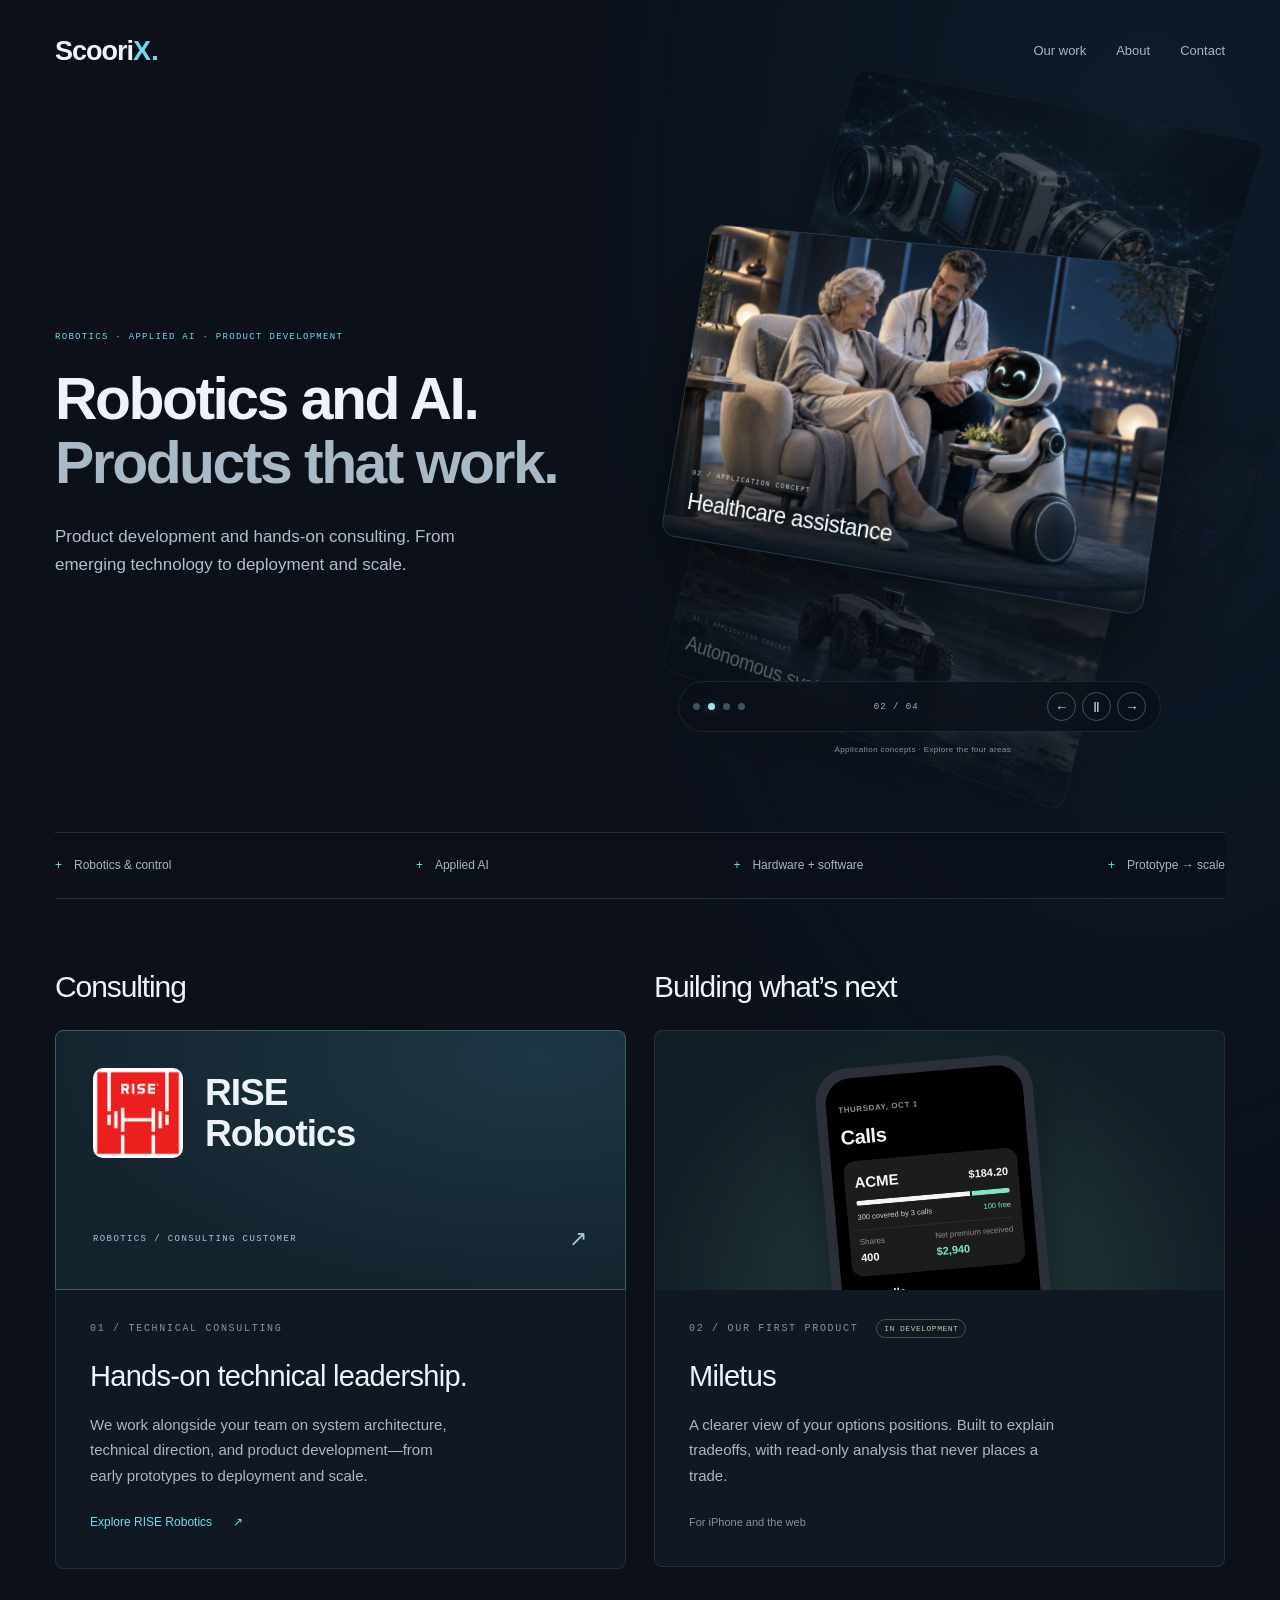
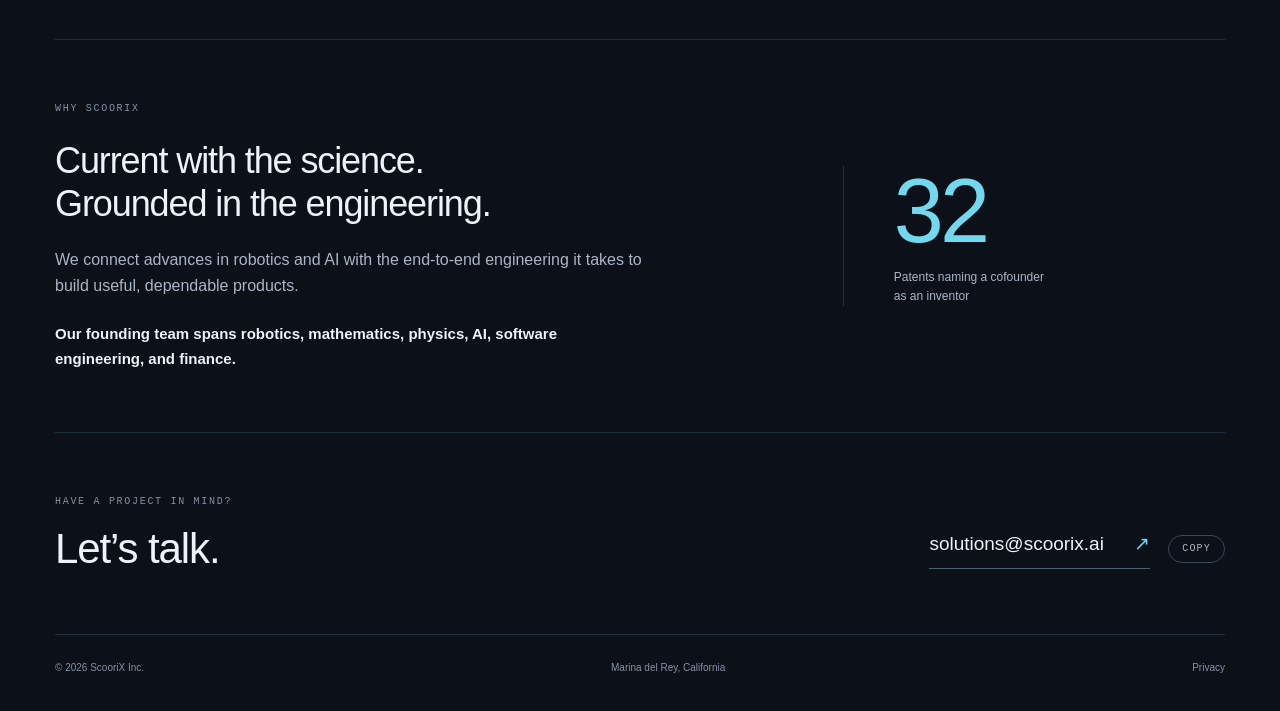
<file: index.html>
<!doctype html><html lang="en"><head><meta charset="utf-8"><meta name="viewport" content="width=device-width,initial-scale=1"><title>ScooriX — From emerging technology to working products</title><meta name="description" content="ScooriX develops robotics and applied AI products and provides hands-on technical consulting, from advanced development to deployment and scale."><meta name="theme-color" content="#0b1019"><link rel="stylesheet" href="style.css?v=floating4"></head><body><a class="skip" href="#main">Skip to content</a><div class="wrap"><header><a class="wordmark" href="index.html">Scoori<span>X</span><i></i></a><nav aria-label="Main navigation"><a href="#work">Our work</a><a href="#about">About</a><a href="#contact">Contact</a></nav></header><main id="main">
<section class="hero"><div class="hero-copy"><p class="eyebrow">Robotics · Applied AI · Product development</p><h1>Robotics and AI.<br><span>Products that work.</span></h1><p class="lead">Product development and hands-on consulting. From emerging technology to deployment and scale.</p></div>
<div class="gallery floating-gallery" role="region" aria-roledescription="carousel" aria-label="Illustrated applications of robotics and applied AI"><div class="scene-stage"><article class="scene active" data-index="0" aria-hidden="false"><img src="images/robotics.jpg" alt="Drones and a ground robot working as a connected system." fetchpriority="high"><div class="scene-caption"><span>01 / APPLICATION CONCEPT</span><h2>Autonomous systems</h2></div></article><article class="scene next" data-index="1" aria-hidden="true"><img src="images/assistance.jpg" alt="Concept illustration of an older adult, a clinician, and a personal service robot." loading="lazy"><div class="scene-caption"><span>02 / APPLICATION CONCEPT</span><h2>Healthcare assistance</h2></div></article><article class="scene back" data-index="2" aria-hidden="true"><img src="images/intelligence.jpg" alt="Sensors and motors connected through an abstract neural network." loading="lazy"><div class="scene-caption"><span>03 / PERCEPTION · REASONING · ACTION · LEARNING</span><h2>Physical AI</h2></div></article><article class="scene previous" data-index="3" aria-hidden="true"><img src="images/decisions.jpg" alt="Tablet showing portfolio positions, scenario comparisons, and an options payoff diagram." loading="lazy"><div class="scene-caption"><span>04 / APPLICATION CONCEPT</span><h2>Decision tools</h2></div></article></div><div class="gallery-controls"><div class="scene-dots"><button class="scene-dot selected" aria-label="Show Autonomous systems" aria-pressed="true" data-go="0"></button><button class="scene-dot " aria-label="Show Healthcare assistance" aria-pressed="false" data-go="1"></button><button class="scene-dot " aria-label="Show Physical AI" aria-pressed="false" data-go="2"></button><button class="scene-dot " aria-label="Show Decision tools" aria-pressed="false" data-go="3"></button></div><span id="scene-count" aria-live="off">01 / 04</span><div class="arrows"><button id="scene-prev" aria-label="Previous scene">←</button><button id="scene-pause" aria-label="Pause automatic rotation">Ⅱ</button><button id="scene-next" aria-label="Next scene">→</button></div></div><p class="concept-note">Application concepts · Explore the four areas</p></div></section>
<div class="capabilities" aria-label="Core capabilities"><span>Robotics & control</span><span>Applied AI</span><span>Hardware + software</span><span>Prototype → scale</span></div>
<section id="work" class="work"><div class="work-grid">
<article class="consulting"><h2 class="work-card-title">Consulting</h2><a class="rise-feature" href="https://riserobotics.com" target="_blank" rel="noopener" aria-label="Visit RISE Robotics, a ScooriX consulting customer"><div class="rise-brand"><img src="images/rise-robotics.png" alt="RISE Robotics logo"><span>RISE<br>Robotics</span></div><span class="rise-field">ROBOTICS / CONSULTING CUSTOMER <b aria-hidden="true">↗</b></span></a><div class="work-copy"><p class="eyebrow">01 / Technical consulting</p><h3>Hands-on technical leadership.</h3><p>We work alongside your team on system architecture, technical direction, and product development—from early prototypes to deployment and scale.</p><a class="rise-link" href="https://riserobotics.com" target="_blank" rel="noopener">Explore RISE Robotics <span aria-hidden="true">↗</span></a></div></article>
<article class="product"><h2 class="work-card-title">Building what’s next</h2><div class="product-art"><div class="phone" role="img" aria-label="The Miletus app on an iPhone, with sample data: the Calls screen, a holding of 400 ACME shares (300 covered by calls, 100 free), and two calls, one to hold and one Miletus suggests rolling.">
                <div class="phone-screen" aria-hidden="true">
                  <span class="phone-eyebrow">THURSDAY, OCT 1</span>
                  <span class="phone-title">Calls</span>
                  <div class="phone-card">
                    <div class="top"><span class="sym">ACME</span><span class="px">$184.20</span></div>
                    <div class="phone-bar"><span class="cov"></span><span class="free"></span></div>
                    <div class="split"><span>300 covered by 3 calls</span><span class="mint">100 free</span></div>
                    <div class="foot"><span>Shares<b>400</b></span><span>Net premium received<b class="mint">$2,940</b></span></div>
                  </div>
                  <span class="phone-section">Your calls</span>
                  <div class="phone-row"><span class="dot" style="background:#7ce8c4"></span><span class="name">ACME $190 · Dec ’26</span><span class="act">Hold</span><span class="chev">›</span></div>
                  <div class="phone-row"><span class="dot" style="background:#ff9f0a"></span><span class="name">ACME $175 · Nov ’26</span><span class="act attn">Roll</span><span class="chev">›</span></div>
                  <span class="phone-caption">Sample data, for illustration</span>
                </div>
              </div></div><div class="work-copy"><p class="eyebrow">02 / Our first product <span class="status">In development</span></p><h3>Miletus</h3><p>A clearer view of your options positions. Built to explain tradeoffs, with read-only analysis that never places a trade.</p><span class="platforms">For iPhone and the web</span></div></article></div></section>
<section id="about" class="about"><div><p class="eyebrow">Why ScooriX</p><h2>Current with the science.<br>Grounded in the engineering.</h2><p>We connect advances in robotics and AI with the end-to-end engineering it takes to build useful, dependable products.</p><p class="team">Our founding team spans robotics, mathematics, physics, AI, software engineering, and finance.</p></div><aside><strong>32</strong><p>Patents naming a cofounder<br>as an inventor</p></aside></section>
<section class="contact" id="contact"><p class="eyebrow">Have a project in mind?</p><h2>Let’s talk.</h2><div class="contact-mail"><a href="mailto:solutions@scoorix.ai">solutions@scoorix.ai <span aria-hidden="true">↗</span></a><button type="button" class="copy-email" data-email="solutions@scoorix.ai">Copy</button><span class="visually-hidden" role="status" aria-live="polite"></span></div></section></main><footer><span>© 2026 ScooriX Inc.</span><span>Marina del Rey, California</span><a href="privacy.html">Privacy</a></footer></div><script src="gallery.js?v=4"></script><script src="copy.js?v=1"></script></body></html>
</file>
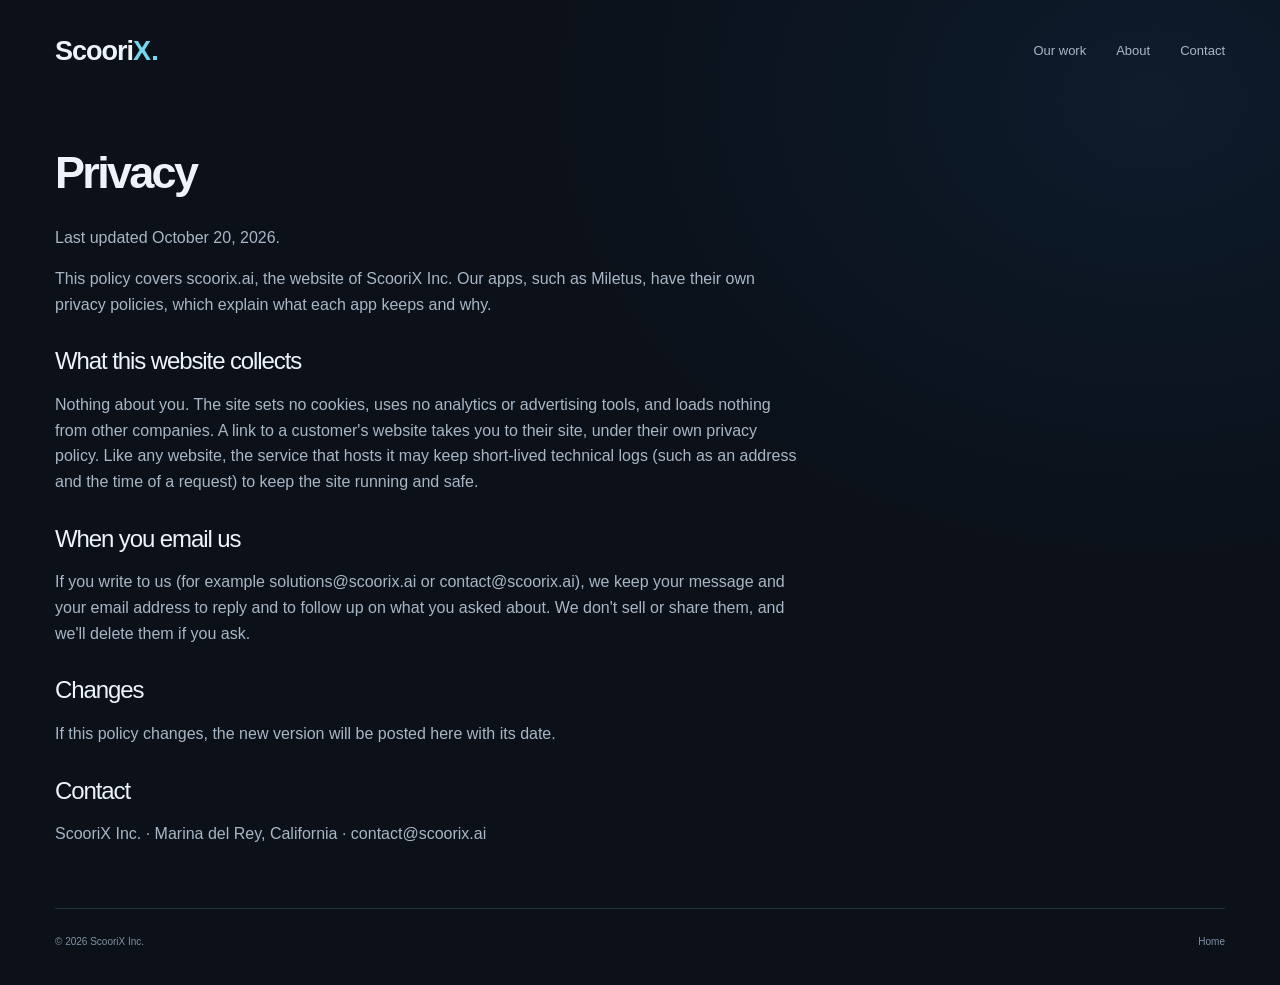
<file: privacy.html>
<!doctype html>
<html lang="en">
<head>
  <meta charset="utf-8">
  <meta name="viewport" content="width=device-width, initial-scale=1">
  <title>Privacy · ScooriX Inc.</title>
  <meta name="description" content="How ScooriX Inc. handles information on this website.">
  <meta name="theme-color" content="#0a1020">
  <link rel="stylesheet" href="style.css?v=floating4">
</head>
<body>
  <div class="wrap">
  <header>
    <a class="wordmark" href="index.html">Scoori<span>X</span><i></i></a>
    <nav aria-label="Main navigation">
      <a href="index.html#work">Our work</a>
      <a href="index.html#about">About</a>
      <a href="index.html#contact">Contact</a>
    </nav>
  </header>

  <main class="policy">
    <h1>Privacy</h1>
    <p>Last updated October 20, 2026.</p>

    <p>This policy covers scoorix.ai, the website of ScooriX Inc. Our apps, such as Miletus, have their own privacy policies, which explain what each app keeps and why.</p>

    <h2>What this website collects</h2>
    <p>Nothing about you. The site sets no cookies, uses no analytics or advertising tools, and loads nothing from other companies. A link to a customer's website takes you to their site, under their own privacy policy. Like any website, the service that hosts it may keep short-lived technical logs (such as an address and the time of a request) to keep the site running and safe.</p>

    <h2>When you email us</h2>
    <p>If you write to us (for example <a href="mailto:solutions@scoorix.ai">solutions@scoorix.ai</a> or <a href="mailto:contact@scoorix.ai">contact@scoorix.ai</a>), we keep your message and your email address to reply and to follow up on what you asked about. We don't sell or share them, and we'll delete them if you ask.</p>

    <h2>Changes</h2>
    <p>If this policy changes, the new version will be posted here with its date.</p>

    <h2>Contact</h2>
    <p>ScooriX Inc. · Marina del Rey, California · <a href="mailto:contact@scoorix.ai">contact@scoorix.ai</a></p>
  </main>

  <footer>
    <span>© 2026 ScooriX Inc.</span>
    <a href="index.html">Home</a>
  </footer>
  </div>
</body>
</html>
</file>
<file: style.css>
:root{color-scheme:dark;--ground:#0b1019;--ink:#edf3f8;--secondary:#a9b6c5;--muted:#8292a5;--accent:#73d8ee;--line:#22303d;font:16px/1.6 -apple-system,BlinkMacSystemFont,"Segoe UI",Arial,sans-serif;color:var(--ink);background:var(--ground)}*{box-sizing:border-box}body{margin:0}a{color:inherit;text-decoration:none}a:focus-visible{outline:2px solid var(--accent);outline-offset:6px}a:hover{color:var(--accent)}.wrap{max-width:1260px;margin:auto;padding:0 48px}.skip{position:absolute;top:-100px;padding:12px;background:var(--ground)}.skip:focus{top:5px}header{display:flex;justify-content:space-between;align-items:center;padding:30px 0}.wordmark{font-size:27px;letter-spacing:-1px;font-weight:750}.wordmark span{color:var(--accent)}.wordmark i{display:inline-block;width:4px;height:4px;background:var(--accent);margin-left:3px}nav{display:flex;align-items:center;gap:30px;font-size:13px;color:var(--secondary)}.nav-contact{border:1px solid #3a4a57;padding:10px 17px;border-radius:4px;color:var(--ink)}.nav-contact span{margin-left:24px}.hero{display:grid;grid-template-columns:1.3fr 1fr;gap:15px;align-items:center;padding:65px 0 65px}.eyebrow{font:10px/1.7 monospace;letter-spacing:1.7px;text-transform:uppercase;margin:0 0 22px;color:var(--muted)}.hero .eyebrow{color:var(--accent)}h1{font-size:clamp(40px,4.7vw,64px);line-height:1.1;letter-spacing:-2.7px;font-weight:550;margin:0 0 27px}h1 span{color:#aab9c7}.lead{max-width:465px;color:var(--secondary);font-size:17px;line-height:1.7;margin:0 0 30px}.button{display:inline-flex;gap:45px;align-items:center;font-size:13px;color:#07141c;background:var(--accent);padding:14px 20px;border-radius:4px;font-weight:600}.button:hover{background:#b2eff9;color:#07141c}.button span{font-size:19px}.hero-visual{position:relative;min-width:0}.hero-visual svg{width:100%;display:block}.visual-label{position:absolute;top:8%;left:15%;font:8px monospace;letter-spacing:2px;color:#7c99a9}.visual-foot{display:flex;justify-content:space-around;padding:0 10%;font:9px monospace;color:#94abb9}.capabilities{display:flex;justify-content:space-between;gap:20px;padding:23px 0;border-top:1px solid var(--line);border-bottom:1px solid var(--line);font-size:12px;color:#a5b7c4}.capabilities span:before{content:'+';color:var(--accent);margin-right:12px}.work{padding:70px 0}.section-heading{margin-bottom:35px}h2{font-size:36px;line-height:1.2;letter-spacing:-1.1px;font-weight:500;margin:0}h3{font-size:29px;font-weight:500;letter-spacing:-.7px;line-height:1.2;margin:0 0 18px}.work-grid{display:grid;grid-template-columns:1fr 1fr;gap:28px}.work-grid article{background:#101923;border:1px solid var(--line);border-radius:8px;overflow:hidden}.work-art,.product-art{height:260px;background:radial-gradient(ellipse at 50% 70%,#192e37,transparent 70%),#0e1620;overflow:hidden;position:relative}.work-art svg{display:block;width:100%;height:220px}.work-art>span{display:block;text-align:center;font:8px monospace;letter-spacing:1.5px;color:#718d9c}.work-copy{padding:30px 34px 34px}.work-copy>p:not(.eyebrow){font-size:15px;line-height:1.7;color:var(--secondary);max-width:370px;margin:0}.client{border-top:1px solid var(--line);margin-top:24px;padding-top:18px;display:flex;align-items:center;justify-content:space-between;gap:12px}.client>span{font-size:10px;color:var(--muted)}.client>a{font-size:15px}.client>a span{margin-left:16px;color:var(--accent)}.status{font-size:8px;letter-spacing:.5px;border:1px solid #425646;border-radius:20px;padding:4px 7px;margin-left:10px;color:#b3cda7;white-space:nowrap}.platforms{display:block;font-size:11px;margin-top:26px;color:var(--muted)}.product-art{background:radial-gradient(ellipse at 50% 100%,#26413f,transparent 75%),#111d25}.about{border-top:1px solid var(--line);border-bottom:1px solid var(--line);padding:60px 0;display:grid;grid-template-columns:1.8fr 1fr;gap:100px}.about>div>p:not(.eyebrow){color:var(--secondary);font-size:16px;max-width:590px;margin:22px 0 0}.about>div>p.team{font-size:13px;color:var(--muted)}aside{border-left:1px solid var(--line);padding-left:50px;align-self:center}aside strong{font-size:90px;line-height:1;font-weight:350;letter-spacing:-4px;color:var(--accent)}aside p{font-size:12px;color:var(--secondary);margin-bottom:0}.contact{padding:60px 0;display:grid;grid-template-columns:1fr 1fr;align-items:center;gap:14px}.contact .eyebrow{grid-column:1/-1;margin:0}.contact h2{font-size:42px}.contact-mail>a{justify-self:end;font-size:19px;border-bottom:1px solid #48616c;padding-bottom:8px}.contact-mail>a span{color:var(--accent);margin-left:25px}footer{border-top:1px solid var(--line);padding:25px 0 35px;display:flex;justify-content:space-between;gap:20px;font-size:10px;color:var(--muted)}.policy{max-width:750px;padding:45px 0}.policy h1{font-size:45px}.policy h2{font-size:24px;margin-top:30px}.policy p{color:var(--secondary)}
.phone {
  flex: 0 0 200px;
  margin: 0 auto;
  width: 200px;
  height: 400px;
  box-sizing: border-box;
  padding: 10px;
  border-radius: 34px;
  background: #2a2f3a;
  box-shadow: 0 20px 40px rgba(0, 0, 0, 0.45);
}
.phone-screen {
  height: 100%;
  border-radius: 26px;
  background: #000;
  color: #f5f5f7;
  padding: 26px 12px 12px;
  display: flex;
  flex-direction: column;
  gap: 8px;
  overflow: hidden;
  font-variant-numeric: tabular-nums;
}
.phone-eyebrow { font-size: 8px; font-weight: 600; letter-spacing: 0.6px; color: #8e8e93; }
.phone-title { font-size: 20px; font-weight: 700; letter-spacing: -0.4px; margin-top: -4px; }
.phone-card { background: #1c1c1e; border-radius: 12px; padding: 10px; display: flex; flex-direction: column; gap: 6px; }
.phone-card .top { display: flex; justify-content: space-between; align-items: baseline; }
.phone-card .sym { font-size: 15px; font-weight: 700; }
.phone-card .px { font-size: 11px; font-weight: 600; }
.phone-bar { display: flex; height: 5px; border-radius: 3px; overflow: hidden; gap: 2px; }
.phone-bar .cov { flex: 3; background: #f5f5f7; }
.phone-bar .free { flex: 1; background: #7ce8c4; }
.phone-card .split { display: flex; justify-content: space-between; font-size: 8px; color: #d1d1d6; }
.phone-card .split .mint { color: #7ce8c4; }
.phone-card .foot { display: flex; justify-content: space-between; font-size: 8px; color: #8e8e93; border-top: 1px solid #2c2c2e; padding-top: 6px; }
.phone-card .foot b { display: block; font-size: 11px; color: #f5f5f7; }
.phone-card .foot b.mint { color: #7ce8c4; }
.phone-section { font-size: 11px; font-weight: 600; margin-top: 2px; }
.phone-row { display: flex; align-items: center; gap: 7px; background: #1c1c1e; border-radius: 10px; padding: 9px 8px; font-size: 10px; }
.phone-row .dot { width: 6px; height: 6px; border-radius: 3px; flex-shrink: 0; }
.phone-row .name { flex: 1; font-weight: 600; }
.phone-row .act { color: #aeaeb2; }
.phone-row .act.attn { color: #ffb340; }
.phone-row .chev { color: #8e8e93; }
.phone-caption { margin-top: auto; font-size: 7px; color: #636366; text-align: center; }
.phone-row .name, .phone-card .split span { white-space: nowrap; }
.phone-row { font-size: 9px; gap: 6px; }
.phone-card .split { font-size: 7.5px; gap: 6px; }


.product-art .phone{position:absolute;top:30px;left:50%;transform:translateX(-50%) rotate(-5deg);width:218px;height:430px;box-shadow:0 20px 40px #0006}.product-art .phone-screen{color:#f5f5f7}.product-art .phone-caption{color:#8e8e93}.product-art .phone-card .foot{border-color:#2c2c2e}
@media(max-width:900px){.wrap{padding:0 28px}.hero{grid-template-columns:1.4fr 1fr;padding:45px 0}h1{font-size:46px}.hero-visual{margin-right:-15px}.work-copy{padding:25px}.status{display:inline-block;margin:8px 0 0}.about{gap:45px}.contact-mail>a{font-size:16px}aside{padding-left:30px}}
@media(max-width:650px){.wrap{padding:0 23px}header{padding:23px 0}.wordmark{font-size:25px}nav{gap:16px;font-size:12px}.nav-contact{padding:7px 10px}.nav-contact span{display:none}nav>a:nth-child(2){display:none}.hero{display:flex;flex-direction:column;align-items:stretch;padding:40px 0 28px;gap:10px}h1{font-size:clamp(36px,9vw,52px);letter-spacing:-1.8px}.hero .eyebrow{font-size:8px;letter-spacing:1.1px;margin-bottom:20px}.lead{font-size:16px}.hero-visual{height:175px;margin:15px 0 0;overflow:hidden}.hero-visual svg{height:220px;margin-top:-30px}.visual-label{top:0;left:0;font-size:7px}.visual-foot{position:absolute;bottom:3px;width:100%;font-size:8px}.capabilities{display:grid;grid-template-columns:1fr 1fr;gap:12px;font-size:10px;padding:18px 0}.capabilities span:before{margin-right:8px}.work{padding:45px 0}.work-grid{grid-template-columns:1fr;gap:22px}h2{font-size:31px}.section-heading{margin-bottom:25px}.work-art,.product-art{height:220px}.work-art svg{height:180px}.work-copy{padding:25px}.work-copy .eyebrow{font-size:9px;letter-spacing:1px}.status{margin-left:8px;margin-top:0}h3{font-size:27px}.about{grid-template-columns:1fr;padding:40px 0;gap:28px}.about>div>p:not(.eyebrow){font-size:15px}aside{display:flex;gap:25px;align-items:center;padding:23px 0 0;border-left:0;border-top:1px solid var(--line)}aside strong{font-size:68px}aside p{margin:0}.contact{display:block;padding:40px 0}.contact .eyebrow{margin-bottom:16px}.contact h2{font-size:34px;margin-bottom:20px}.contact-mail>a{display:inline-block;font-size:17px}footer{flex-wrap:wrap;gap:12px}footer span:nth-child(2){order:3;width:100%}}

/* Separate gallery direction; the Midnight version stays intact. */
.hero{grid-template-columns:1fr 1.1fr;gap:40px;padding:75px 0 65px}.hero h1{font-size:clamp(39px,4.3vw,59px);letter-spacing:-2.4px}.hero .lead{margin-bottom:0;max-width:420px}.gallery{min-width:0;padding-top:12px}.scene-stage{height:370px;position:relative;perspective:1400px;isolation:isolate}.scene{position:absolute;inset:0 16px;border-radius:14px;background:#101e2b;overflow:hidden;border:1px solid #314552;box-shadow:0 24px 50px #0005;transition:transform 1.2s cubic-bezier(.2,.7,.2,1),opacity 1s;transform-origin:50% 50%;backface-visibility:hidden}.scene img{width:100%;height:100%;object-fit:cover;display:block}.scene.active{transform:translateX(0) rotateY(-5deg);z-index:4;opacity:1}.scene.next{transform:translateX(22px) translateZ(-90px) rotateY(-12deg);z-index:3;opacity:.6}.scene.previous{transform:translateX(-22px) translateZ(-90px) rotateY(10deg);z-index:2;opacity:.4}.scene.back{transform:translateZ(-160px);opacity:0;z-index:1}.scene-caption{position:absolute;bottom:0;left:0;right:0;padding:65px 25px 23px;background:linear-gradient(transparent,#071019ed)}.scene-caption>span{font:8px monospace;letter-spacing:1.5px;color:#b6cbd8}.scene-caption h2{font-size:23px;letter-spacing:-.4px;margin-top:7px}.gallery-controls{display:flex;align-items:center;justify-content:space-between;margin:24px 18px 0;color:#9aafbc}.scene-dots{display:flex;gap:8px}.scene-dot{border:0;width:7px;height:7px;border-radius:50%;background:#3c5363;padding:0;cursor:pointer}.scene-dot.selected{background:#9ce5ef;box-shadow:0 0 10px #5cd6ff55}.gallery-controls>span{font:9px monospace;letter-spacing:1px}.arrows{display:flex;gap:6px}.arrows button{color:#bfd3df;background:transparent;border:1px solid #2d4352;border-radius:50%;width:29px;height:29px;cursor:pointer;font-size:14px}.arrows button:hover{background:#203645}.gallery button:focus-visible{outline:2px solid #73d8ee;outline-offset:5px}.concept-note{text-align:center;font-size:9px;color:#8096a6;margin:12px 0 0}.hero .eyebrow{font-size:9px}.contact h2{font-size:42px}
@media(min-width:1400px){.scene-stage{height:400px}.hero{padding-top:90px;padding-bottom:85px}}
@media(max-width:900px){.hero{gap:24px;grid-template-columns:1fr 1fr}.hero h1{font-size:42px}.scene-stage{height:330px}.scene-caption{padding-left:18px}.scene-caption h2{font-size:20px}.hero .eyebrow{font-size:8px;letter-spacing:1px}}
@media(max-width:650px){.hero{display:flex;padding-top:35px;gap:25px}.hero h1{font-size:clamp(36px,9vw,52px)}.hero .lead{font-size:16px}.gallery{padding-top:3px}.scene-stage{height:290px}.scene{inset:0 8px}.scene.next{transform:translateX(12px) translateZ(-65px) rotateY(-9deg)}.scene.previous{transform:translateX(-12px) translateZ(-65px) rotateY(9deg)}.gallery-controls{margin-top:18px}.scene-caption h2{font-size:23px}.concept-note{font-size:8px}.hero .eyebrow{font-size:8px}.contact h2{font-size:34px}}
@media(prefers-reduced-motion:reduce){.scene{transition:none}}

/* Floating studies: a distinct alternative, preserving Midnight and Gallery. */
body{overflow-x:hidden;background:radial-gradient(ellipse at 90% 10%,#10263c88,transparent 37%),#0b1019}.wrap{max-width:1400px;padding:0 55px}.hero{grid-template-columns:1fr 1.25fr;gap:25px;min-height:660px;padding:50px 0 75px;position:relative}.hero-copy{position:relative;z-index:8;pointer-events:none}.hero h1{font-size:clamp(42px,4.6vw,65px);line-height:1.09;letter-spacing:-2.5px}.hero .lead{font-size:17px;max-width:420px;color:#b1bfcd}.hero .eyebrow{font-size:9px;letter-spacing:1.3px}.floating-gallery{position:relative;padding:0;min-width:0;align-self:stretch;display:flex;flex-direction:column;justify-content:center}.scene-stage{height:490px;perspective:1500px;overflow:visible;isolation:isolate}.scene{inset:auto;top:18%;left:11%;width:80%;height:68%;border-radius:15px;border:1px solid #8cc6e52e;box-shadow:0 35px 80px #0007;background:#0b1724;transition:transform 1.6s cubic-bezier(.2,.65,.2,1),opacity 1.3s,filter 1.3s;transform-origin:50% 50%;will-change:transform}.scene img{object-fit:cover;filter:saturate(.85);opacity:.95}.scene.active{transform:translate(0,0) rotateY(-18deg) rotateX(7deg) rotateZ(7deg);z-index:4;opacity:1;filter:brightness(1.06)}.scene.next{transform:translate(100px,-180px) translateZ(-170px) rotateY(-27deg) rotateX(9deg) rotateZ(15deg);z-index:2;opacity:.5;filter:brightness(.6)}.scene.previous{transform:translate(-30px,205px) translateZ(-170px) rotateY(-23deg) rotateX(6deg) rotateZ(13deg);z-index:3;opacity:.48;filter:brightness(.7)}.scene.back{transform:translate(180px,90px) translateZ(-350px) rotateY(-35deg) rotateZ(17deg);opacity:.14;z-index:1;filter:brightness(.4)}.scene-caption{padding:60px 24px 23px}.scene-caption h2{font-size:24px;font-weight:500}.scene-caption>span{font-size:7px;letter-spacing:1.4px}.gallery-controls{position:relative;z-index:9;margin:38px 10% 0 14%;background:#0b1019c9;border:1px solid #34495766;border-radius:30px;padding:10px 14px;backdrop-filter:blur(14px)}.concept-note{position:relative;z-index:8;margin:12px 0 0 5%;font-size:8px;letter-spacing:.4px;color:#8596a8}.capabilities{position:relative;z-index:8;background:#0b1019d9}.work{position:relative;z-index:8}.work-grid article{background:#101923d9}.about,.contact,footer{position:relative;z-index:8}.arrows button{border-color:#3e5461}.contact h2{font-size:42px}
@media(min-width:1500px){.hero{min-height:710px}.scene-stage{height:530px}}
@media(max-width:1000px){.wrap{padding:0 35px}.hero{grid-template-columns:1fr 1fr;min-height:590px;gap:10px}.hero h1{font-size:48px}.scene-stage{height:400px}.scene{left:5%;width:92%;height:67%}.scene.next{transform:translate(50px,-145px) translateZ(-170px) rotateY(-25deg) rotateZ(15deg)}.scene.previous{transform:translate(-15px,165px) translateZ(-170px) rotateY(-20deg) rotateZ(12deg)}.scene-caption h2{font-size:21px}.gallery-controls{margin-top:30px;margin-left:4%;margin-right:0}.concept-note{margin-left:0}.hero .lead{font-size:16px}}
@media(max-width:650px){.wrap{padding:0 23px}.hero{display:flex;min-height:0;padding:40px 0 30px;gap:25px}.hero-copy{pointer-events:auto}.hero h1{font-size:clamp(37px,9.1vw,51px);letter-spacing:-1.8px}.hero .lead{font-size:16px;margin-bottom:0}.hero .eyebrow{font-size:8px}.floating-gallery{align-self:stretch;padding-top:35px}.scene-stage{height:345px}.scene{left:7%;top:13%;width:86%;height:68%}.scene.active{transform:rotateY(-12deg) rotateX(6deg) rotateZ(5deg)}.scene.next{transform:translate(35px,-100px) translateZ(-160px) rotateY(-23deg) rotateZ(11deg);opacity:.45}.scene.previous{transform:translate(-15px,135px) translateZ(-180px) rotateY(-18deg) rotateZ(9deg);opacity:.35}.scene.back{transform:translate(70px,20px) translateZ(-300px) rotateY(-25deg) rotateZ(15deg);opacity:.1}.scene-caption{padding:45px 20px 18px}.scene-caption h2{font-size:22px}.gallery-controls{margin:10px 12px 0;padding:9px 13px}.concept-note{margin:12px 0 0;text-align:center;font-size:8px}.capabilities{font-size:10px}.contact h2{font-size:34px}}
@media(prefers-reduced-motion:reduce){.scene{transition:none;will-change:auto}}

/* Distinct work headings and a concrete customer reference. */
.work-grid article{background:transparent;border:0;overflow:visible}.work-card-title{font-size:30px;margin:0 0 25px;line-height:1.2}.work-copy{border:1px solid var(--line);border-top:0;border-radius:0 0 8px 8px;min-height:270px;background:#101923}.product-art{border-radius:8px 8px 0 0;border:1px solid var(--line);border-bottom:0}.rise-feature{height:260px;display:flex;flex-direction:column;justify-content:space-between;padding:37px;background:radial-gradient(ellipse at 85% 10%,#25445399,transparent 75%),#13232e;border:1px solid #3e5b6a;border-radius:8px 8px 0 0;transition:border-color .2s}.rise-feature:hover{border-color:#86bfd2;color:white}.rise-brand{display:flex;gap:22px;align-items:center}.rise-brand img{width:90px;height:90px;object-fit:contain;border-radius:10px}.rise-brand>span{font-size:37px;line-height:1.12;letter-spacing:-1px;font-weight:600;color:#edf3f8}.rise-field{font:9px monospace;letter-spacing:1.4px;color:#a8c8d7;display:flex;align-items:center;justify-content:space-between}.rise-field b{font:22px Arial;font-weight:400}.rise-link{display:inline-block;margin-top:25px;color:var(--accent);font-size:12px}.rise-link span{margin-left:18px}@media(max-width:650px){.work-card-title{font-size:27px;margin-bottom:20px}.rise-feature{height:220px;padding:28px}.rise-brand img{width:75px;height:75px}.rise-brand>span{font-size:32px}.work-grid{gap:38px}.work-copy{min-height:0}.rise-field{font-size:8px;letter-spacing:1px}}

.about>div>p.team{color:var(--ink);font-weight:600;font-size:15px;line-height:1.7}
/* Gentle drift between switches, so the gallery never looks frozen; off with Reduce motion. */
@keyframes stage-drift{0%{transform:translate(0,0) rotate(0deg)}50%{transform:translate(-6px,-10px) rotate(-.6deg)}100%{transform:translate(4px,-4px) rotate(.4deg)}}@keyframes scene-zoom{from{transform:scale(1)}to{transform:scale(1.06)}}.scene-stage{animation:stage-drift 9s ease-in-out infinite alternate}.scene.active img{animation:scene-zoom 4.5s ease-out forwards}@media(prefers-reduced-motion:reduce){.scene-stage,.scene.active img{animation:none}}
/* The email address and its Copy button: for computers where an email link opens nothing. */
.contact-mail{justify-self:end;display:flex;flex-wrap:wrap;align-items:center;gap:12px 18px}.copy-email{font:10px/1 monospace;letter-spacing:1.2px;text-transform:uppercase;color:var(--secondary);background:transparent;border:1px solid #3a4a57;border-radius:20px;padding:8px 13px;cursor:pointer;transition:color .2s,border-color .2s}.copy-email:hover,.copy-email.copied{color:var(--accent);border-color:var(--accent)}.copy-email:focus-visible{outline:2px solid var(--accent);outline-offset:4px}.visually-hidden{position:absolute;width:1px;height:1px;overflow:hidden;clip:rect(0 0 0 0);white-space:nowrap}
@media(max-width:650px){.contact-mail{justify-self:start}}
</file>
